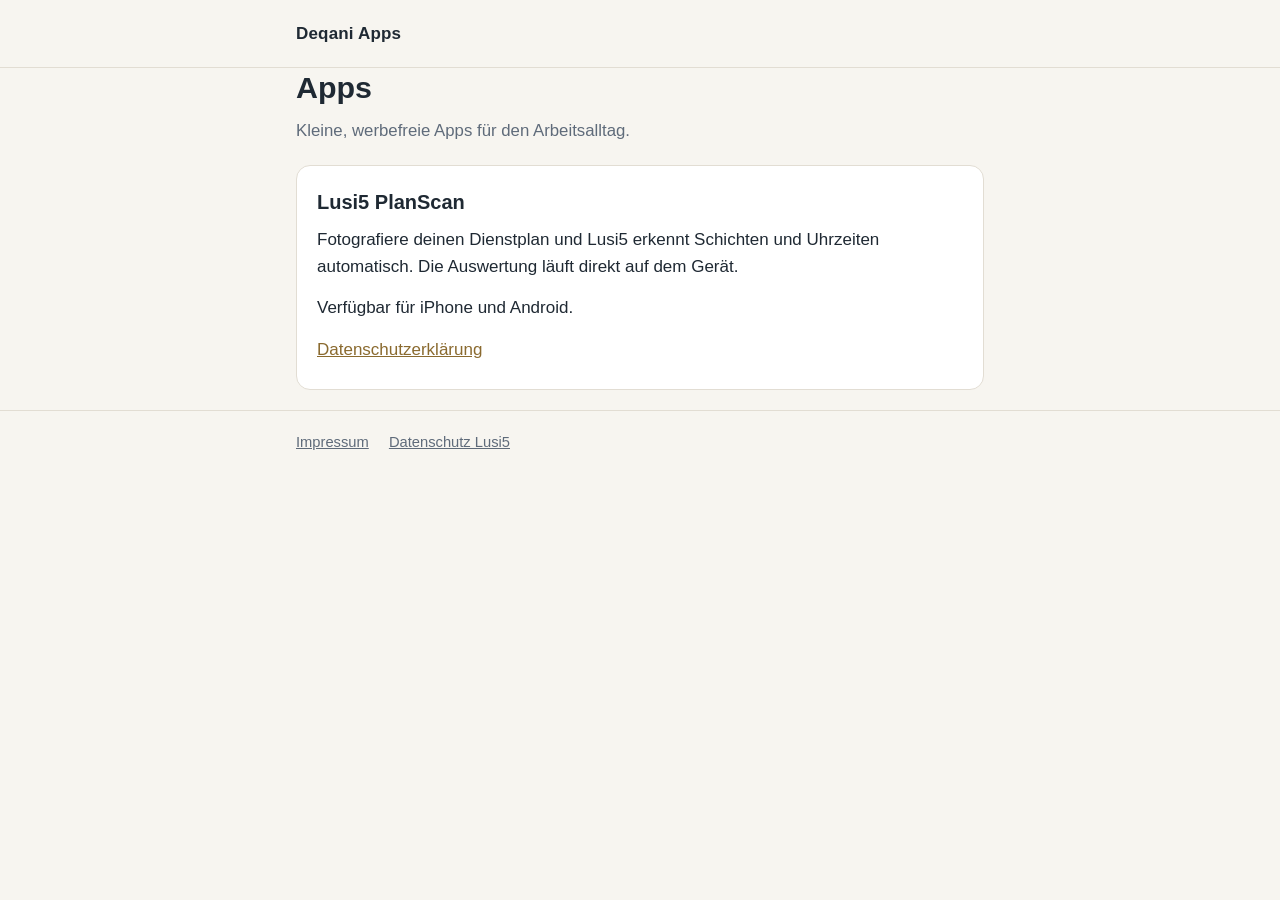
<file: index.html>
<!doctype html>
<html lang="de">
<head>
  <meta charset="utf-8">
  <meta name="viewport" content="width=device-width, initial-scale=1">
  <title>Deqani Apps</title>
  <meta name="description" content="Übersicht der Apps von Deqani: Lusi5 PlanScan.">
  <link rel="stylesheet" href="style.css">
</head>
<body>
  <header class="site">
    <div class="wrap"><a class="brand" href="./">Deqani Apps</a></div>
  </header>

  <main class="wrap">
    <h1>Apps</h1>
    <p class="lead">Kleine, werbefreie Apps für den Arbeitsalltag.</p>

    <section class="card">
      <h2>Lusi5 PlanScan</h2>
      <p>Fotografiere deinen Dienstplan und Lusi5 erkennt Schichten und
        Uhrzeiten automatisch. Die Auswertung läuft direkt auf dem Gerät.</p>
      <p>Verfügbar für iPhone und Android.</p>
      <ul class="links">
        <li><a href="lusi5/datenschutz/">Datenschutzerklärung</a></li>
      </ul>
    </section>
  </main>

  <footer class="site">
    <div class="wrap">
      <a href="impressum/">Impressum</a>
      <a href="lusi5/datenschutz/">Datenschutz Lusi5</a>
    </div>
  </footer>
</body>
</html>
</file>
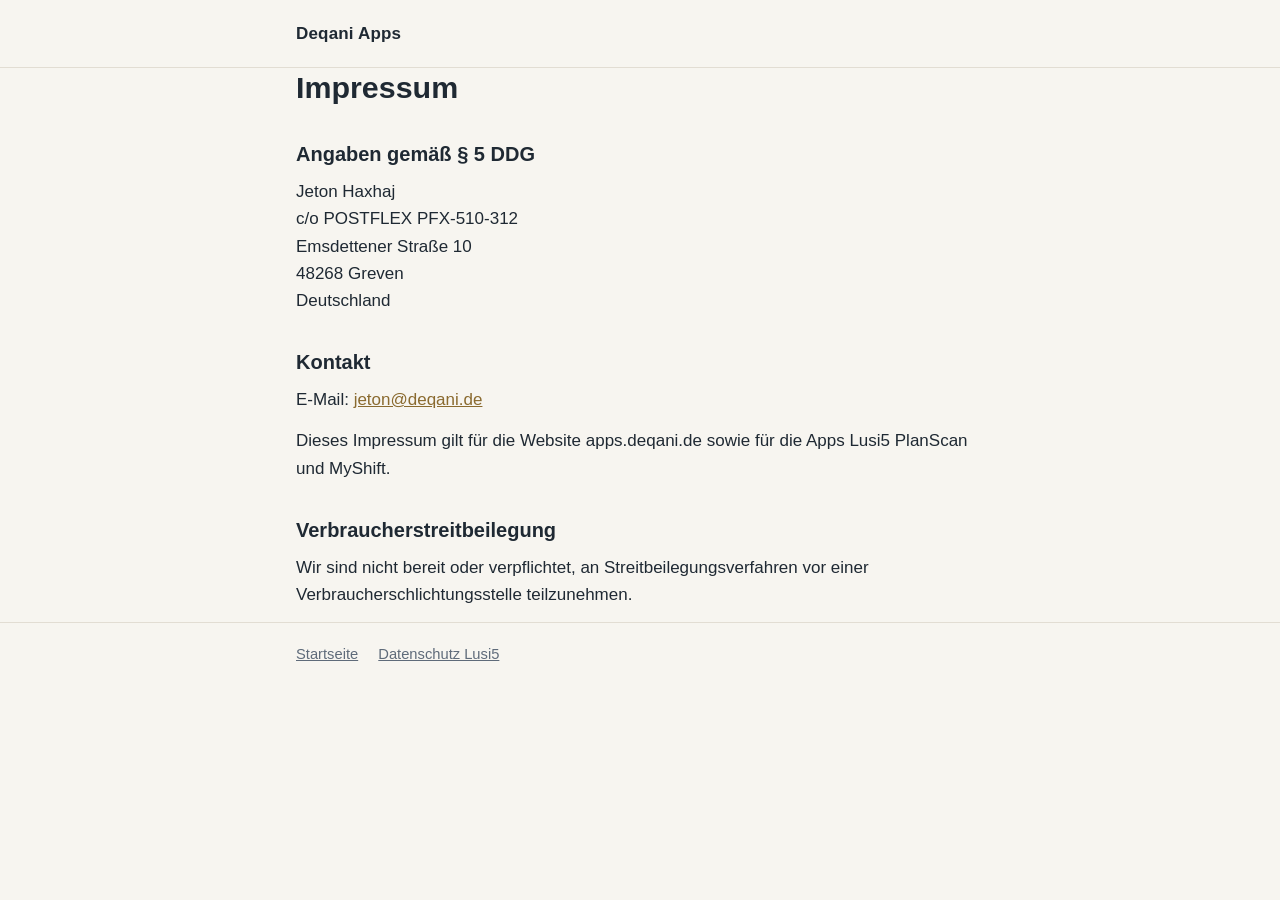
<file: impressum/index.html>
<!doctype html>
<html lang="de">
<head>
  <meta charset="utf-8">
  <meta name="viewport" content="width=device-width, initial-scale=1">
  <title>Impressum – Deqani Apps</title>
  <link rel="stylesheet" href="../style.css">
</head>
<body>
  <header class="site">
    <div class="wrap"><a class="brand" href="../">Deqani Apps</a></div>
  </header>

  <main class="wrap">
    <h1>Impressum</h1>

    <h2>Angaben gemäß § 5 DDG</h2>
    <p>
      Jeton Haxhaj<br>
      c/o POSTFLEX PFX-510-312<br>
      Emsdettener Straße 10<br>
      48268 Greven<br>
      Deutschland
    </p>

    <h2>Kontakt</h2>
    <p>E-Mail: <a href="mailto:jeton@deqani.de">jeton@deqani.de</a></p>

    <p>Dieses Impressum gilt für die Website apps.deqani.de sowie für die Apps
      Lusi5 PlanScan und MyShift.</p>

    <h2>Verbraucherstreitbeilegung</h2>
    <p>Wir sind nicht bereit oder verpflichtet, an Streitbeilegungsverfahren vor
      einer Verbraucherschlichtungsstelle teilzunehmen.</p>
  </main>

  <footer class="site">
    <div class="wrap">
      <a href="../">Startseite</a>
      <a href="../lusi5/datenschutz/">Datenschutz Lusi5</a>
    </div>
  </footer>
</body>
</html>
</file>
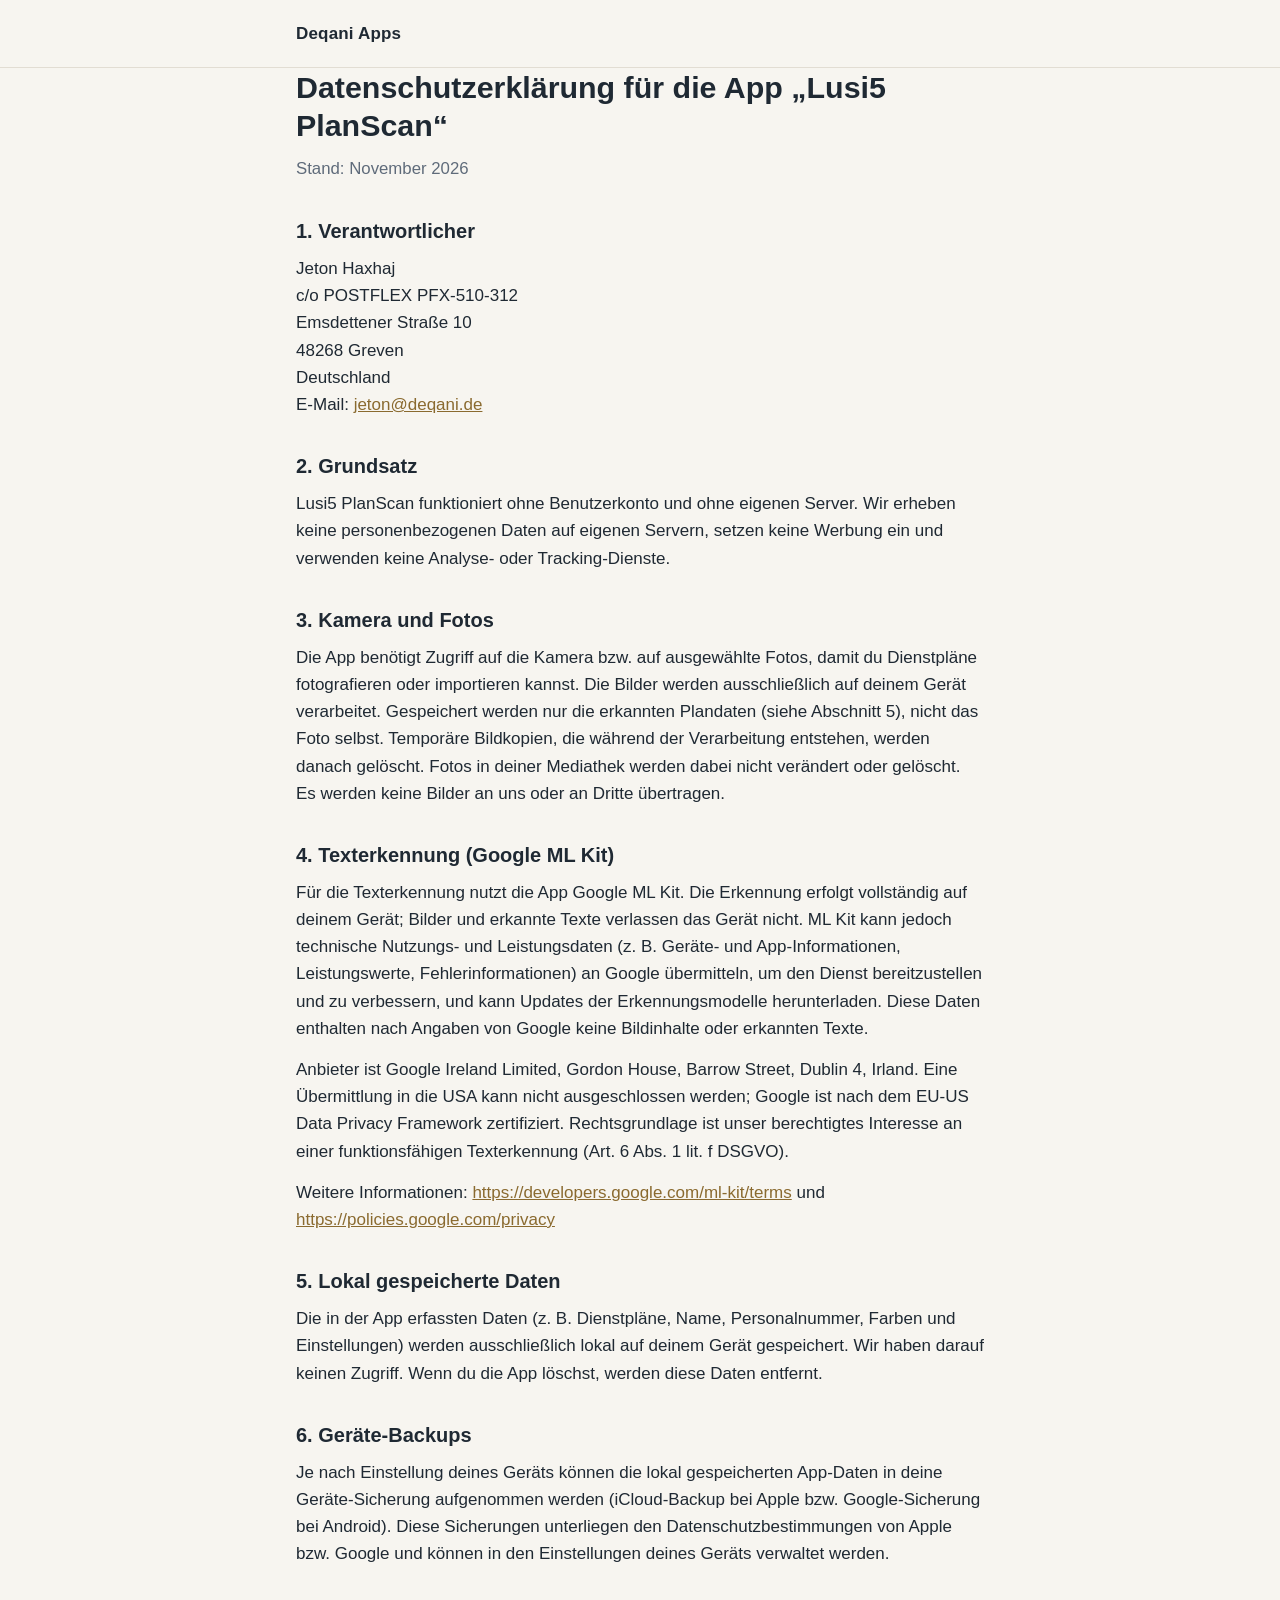
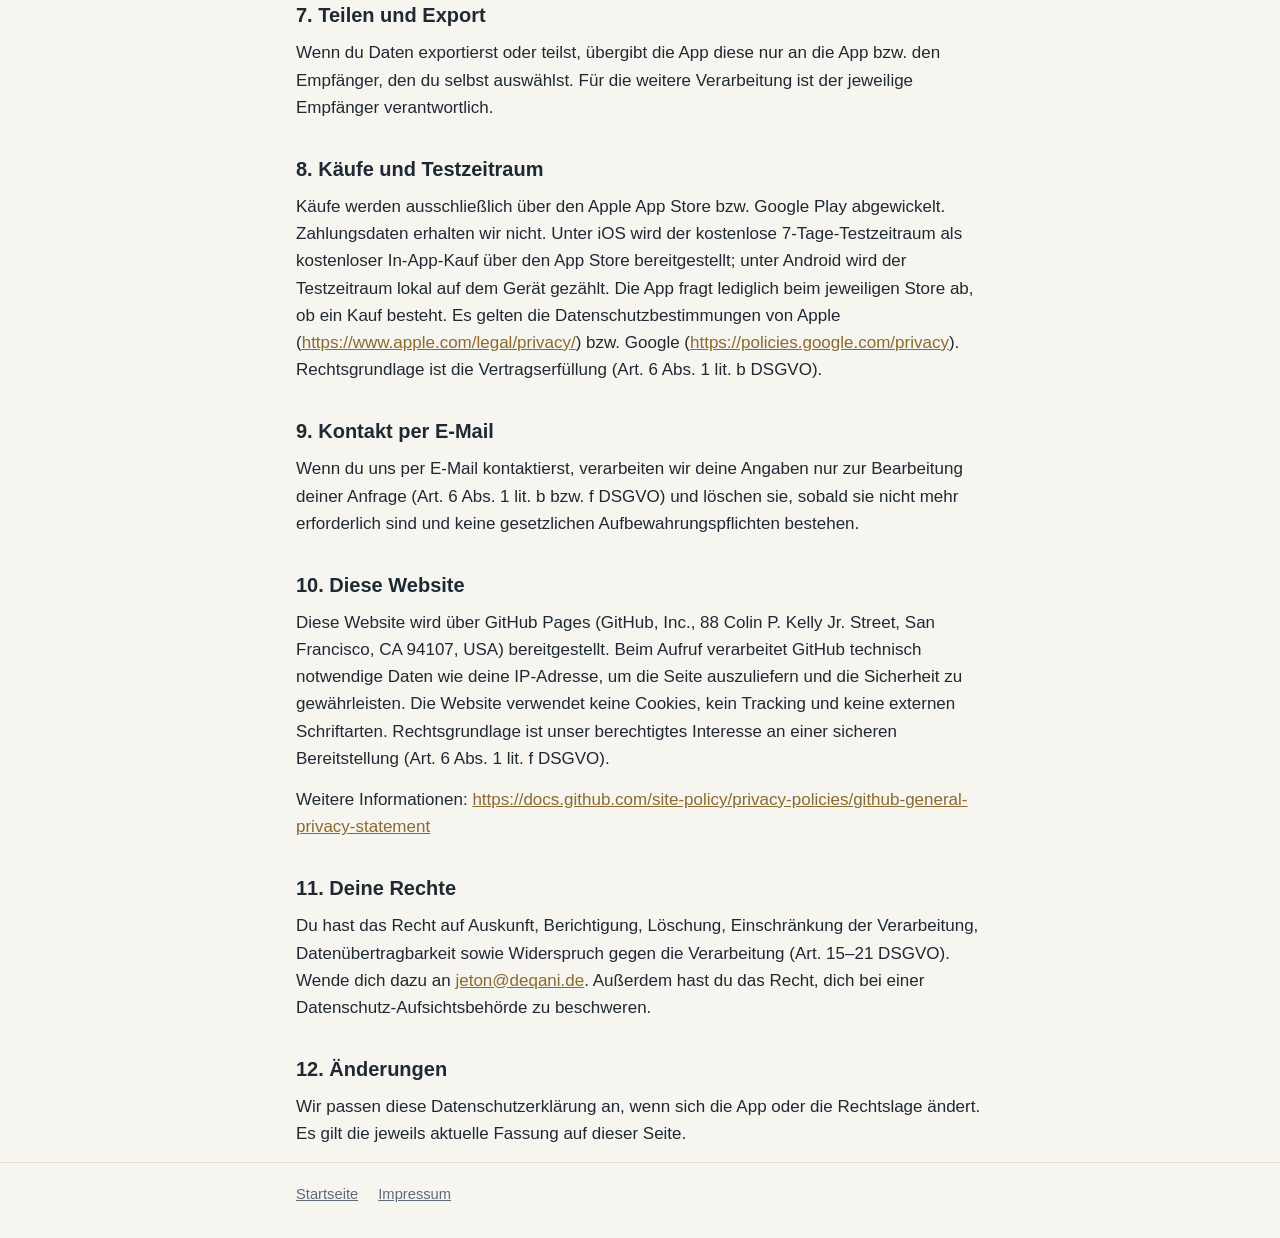
<file: lusi5/datenschutz/index.html>
<!doctype html>
<html lang="de">
<head>
  <meta charset="utf-8">
  <meta name="viewport" content="width=device-width, initial-scale=1">
  <title>Datenschutz Lusi5 PlanScan – Deqani Apps</title>
  <meta name="description" content="Datenschutzerklärung für die App Lusi5 PlanScan.">
  <link rel="stylesheet" href="../../style.css">
</head>
<body>
  <header class="site">
    <div class="wrap"><a class="brand" href="../../">Deqani Apps</a></div>
  </header>

  <main class="wrap">
    <h1>Datenschutzerklärung für die App „Lusi5 PlanScan“</h1>
    <p class="lead">Stand: November 2026</p>

    <h2>1. Verantwortlicher</h2>
    <p>
      Jeton Haxhaj<br>
      c/o POSTFLEX PFX-510-312<br>
      Emsdettener Straße 10<br>
      48268 Greven<br>
      Deutschland<br>
      E-Mail: <a href="mailto:jeton@deqani.de">jeton@deqani.de</a>
    </p>

    <h2>2. Grundsatz</h2>
    <p>Lusi5 PlanScan funktioniert ohne Benutzerkonto und ohne eigenen Server. Wir
      erheben keine personenbezogenen Daten auf eigenen Servern, setzen keine
      Werbung ein und verwenden keine Analyse- oder Tracking-Dienste.</p>

    <h2>3. Kamera und Fotos</h2>
    <p>Die App benötigt Zugriff auf die Kamera bzw. auf ausgewählte Fotos, damit du
      Dienstpläne fotografieren oder importieren kannst. Die Bilder werden
      ausschließlich auf deinem Gerät verarbeitet. Gespeichert werden nur die
      erkannten Plandaten (siehe Abschnitt 5), nicht das Foto selbst. Temporäre
      Bildkopien, die während der Verarbeitung entstehen, werden danach gelöscht.
      Fotos in deiner Mediathek werden dabei nicht verändert oder gelöscht. Es
      werden keine Bilder an uns oder an Dritte übertragen.</p>

    <h2>4. Texterkennung (Google ML Kit)</h2>
    <p>Für die Texterkennung nutzt die App Google ML Kit. Die Erkennung erfolgt
      vollständig auf deinem Gerät; Bilder und erkannte Texte verlassen das Gerät
      nicht. ML Kit kann jedoch technische Nutzungs- und Leistungsdaten (z.&nbsp;B.
      Geräte- und App-Informationen, Leistungswerte, Fehlerinformationen) an Google
      übermitteln, um den Dienst bereitzustellen und zu verbessern, und kann Updates
      der Erkennungsmodelle herunterladen. Diese Daten enthalten nach Angaben von
      Google keine Bildinhalte oder erkannten Texte.</p>
    <p>Anbieter ist Google Ireland Limited, Gordon House, Barrow Street, Dublin 4,
      Irland. Eine Übermittlung in die USA kann nicht ausgeschlossen werden; Google
      ist nach dem EU-US Data Privacy Framework zertifiziert. Rechtsgrundlage ist
      unser berechtigtes Interesse an einer funktionsfähigen Texterkennung
      (Art. 6 Abs. 1 lit. f DSGVO).</p>
    <p>Weitere Informationen:
      <a href="https://developers.google.com/ml-kit/terms" rel="noopener">https://developers.google.com/ml-kit/terms</a>
      und
      <a href="https://policies.google.com/privacy" rel="noopener">https://policies.google.com/privacy</a></p>

    <h2>5. Lokal gespeicherte Daten</h2>
    <p>Die in der App erfassten Daten (z.&nbsp;B. Dienstpläne, Name, Personalnummer,
      Farben und Einstellungen) werden ausschließlich lokal auf deinem Gerät
      gespeichert. Wir haben darauf keinen Zugriff. Wenn du die App löschst, werden
      diese Daten entfernt.</p>

    <h2>6. Geräte-Backups</h2>
    <p>Je nach Einstellung deines Geräts können die lokal gespeicherten App-Daten in
      deine Geräte-Sicherung aufgenommen werden (iCloud-Backup bei Apple bzw.
      Google-Sicherung bei Android). Diese Sicherungen unterliegen den
      Datenschutzbestimmungen von Apple bzw. Google und können in den Einstellungen
      deines Geräts verwaltet werden.</p>

    <h2>7. Teilen und Export</h2>
    <p>Wenn du Daten exportierst oder teilst, übergibt die App diese nur an die App
      bzw. den Empfänger, den du selbst auswählst. Für die weitere Verarbeitung ist
      der jeweilige Empfänger verantwortlich.</p>

    <h2>8. Käufe und Testzeitraum</h2>
    <p>Käufe werden ausschließlich über den Apple App Store bzw. Google Play
      abgewickelt. Zahlungsdaten erhalten wir nicht. Unter iOS wird der kostenlose
      7-Tage-Testzeitraum als kostenloser In-App-Kauf über den App Store
      bereitgestellt; unter Android wird der Testzeitraum lokal auf dem Gerät
      gezählt. Die App fragt lediglich beim jeweiligen Store ab, ob ein Kauf
      besteht. Es gelten die Datenschutzbestimmungen von Apple
      (<a href="https://www.apple.com/legal/privacy/" rel="noopener">https://www.apple.com/legal/privacy/</a>)
      bzw. Google
      (<a href="https://policies.google.com/privacy" rel="noopener">https://policies.google.com/privacy</a>).
      Rechtsgrundlage ist die Vertragserfüllung (Art. 6 Abs. 1 lit. b DSGVO).</p>

    <h2>9. Kontakt per E-Mail</h2>
    <p>Wenn du uns per E-Mail kontaktierst, verarbeiten wir deine Angaben nur zur
      Bearbeitung deiner Anfrage (Art. 6 Abs. 1 lit. b bzw. f DSGVO) und löschen
      sie, sobald sie nicht mehr erforderlich sind und keine gesetzlichen
      Aufbewahrungspflichten bestehen.</p>

    <h2>10. Diese Website</h2>
    <p>Diese Website wird über GitHub Pages (GitHub, Inc., 88 Colin P. Kelly Jr.
      Street, San Francisco, CA 94107, USA) bereitgestellt. Beim Aufruf verarbeitet
      GitHub technisch notwendige Daten wie deine IP-Adresse, um die Seite
      auszuliefern und die Sicherheit zu gewährleisten. Die Website verwendet keine
      Cookies, kein Tracking und keine externen Schriftarten. Rechtsgrundlage ist
      unser berechtigtes Interesse an einer sicheren Bereitstellung
      (Art. 6 Abs. 1 lit. f DSGVO).</p>
    <p>Weitere Informationen:
      <a href="https://docs.github.com/site-policy/privacy-policies/github-general-privacy-statement" rel="noopener">https://docs.github.com/site-policy/privacy-policies/github-general-privacy-statement</a></p>

    <h2>11. Deine Rechte</h2>
    <p>Du hast das Recht auf Auskunft, Berichtigung, Löschung, Einschränkung der
      Verarbeitung, Datenübertragbarkeit sowie Widerspruch gegen die Verarbeitung
      (Art. 15–21 DSGVO). Wende dich dazu an
      <a href="mailto:jeton@deqani.de">jeton@deqani.de</a>. Außerdem hast du das
      Recht, dich bei einer Datenschutz-Aufsichtsbehörde zu beschweren.</p>

    <h2>12. Änderungen</h2>
    <p>Wir passen diese Datenschutzerklärung an, wenn sich die App oder die
      Rechtslage ändert. Es gilt die jeweils aktuelle Fassung auf dieser Seite.</p>
  </main>

  <footer class="site">
    <div class="wrap">
      <a href="../../">Startseite</a>
      <a href="../../impressum/">Impressum</a>
    </div>
  </footer>
</body>
</html>
</file>
<file: style.css>
/* deqani-apps – schlichtes Stylesheet.
   Keine externen Schriften, keine Cookies, kein Tracking. */

:root {
  --bg: #f7f5f0;
  --surface: #ffffff;
  --text: #1f2933;
  --muted: #5f6b7a;
  --line: #e2ddd3;
  --accent: #8a6a2f;
  --placeholder-bg: #fff6e0;
  --placeholder-line: #e7c873;
}

@media (prefers-color-scheme: dark) {
  :root {
    --bg: #0f1722;
    --surface: #172231;
    --text: #eef1f5;
    --muted: #a7b3c2;
    --line: #26364a;
    --accent: #d6b77d;
    --placeholder-bg: #2a2416;
    --placeholder-line: #7a6430;
  }
}

* { box-sizing: border-box; }

html { -webkit-text-size-adjust: 100%; }

body {
  margin: 0;
  background: var(--bg);
  color: var(--text);
  font-family: -apple-system, BlinkMacSystemFont, "Segoe UI", Roboto,
    "Helvetica Neue", Arial, sans-serif;
  font-size: 17px;
  line-height: 1.6;
}

.wrap {
  max-width: 720px;
  margin: 0 auto;
  padding: 0 16px;
}

header.site {
  border-bottom: 1px solid var(--line);
  padding: 20px 0;
}

header.site a.brand {
  color: var(--text);
  font-weight: 700;
  text-decoration: none;
  letter-spacing: 0.01em;
}

main { padding: 32px 0 48px; }

h1 { font-size: 1.9rem; line-height: 1.25; margin: 0 0 12px; }
h2 { font-size: 1.25rem; margin: 32px 0 8px; }
h3 { font-size: 1.05rem; margin: 24px 0 6px; }

p, ul { margin: 0 0 14px; }

a { color: var(--accent); }

.lead { color: var(--muted); font-size: 1.05rem; }

.card {
  background: var(--surface);
  border: 1px solid var(--line);
  border-radius: 14px;
  padding: 20px;
  margin: 20px 0;
}

.card h2 { margin-top: 0; }

.links { list-style: none; padding: 0; margin: 12px 0 0; }
.links li { display: inline-block; margin: 0 16px 6px 0; }

.placeholder {
  background: var(--placeholder-bg);
  border: 1px dashed var(--placeholder-line);
  border-radius: 10px;
  padding: 14px 16px;
}

footer.site {
  border-top: 1px solid var(--line);
  padding: 20px 0 32px;
  color: var(--muted);
  font-size: 0.92rem;
}

footer.site a { color: var(--muted); margin-right: 16px; }

@media (max-width: 480px) {
  body { font-size: 16px; }
  h1 { font-size: 1.55rem; }
  main { padding-top: 24px; }
}
</file>
